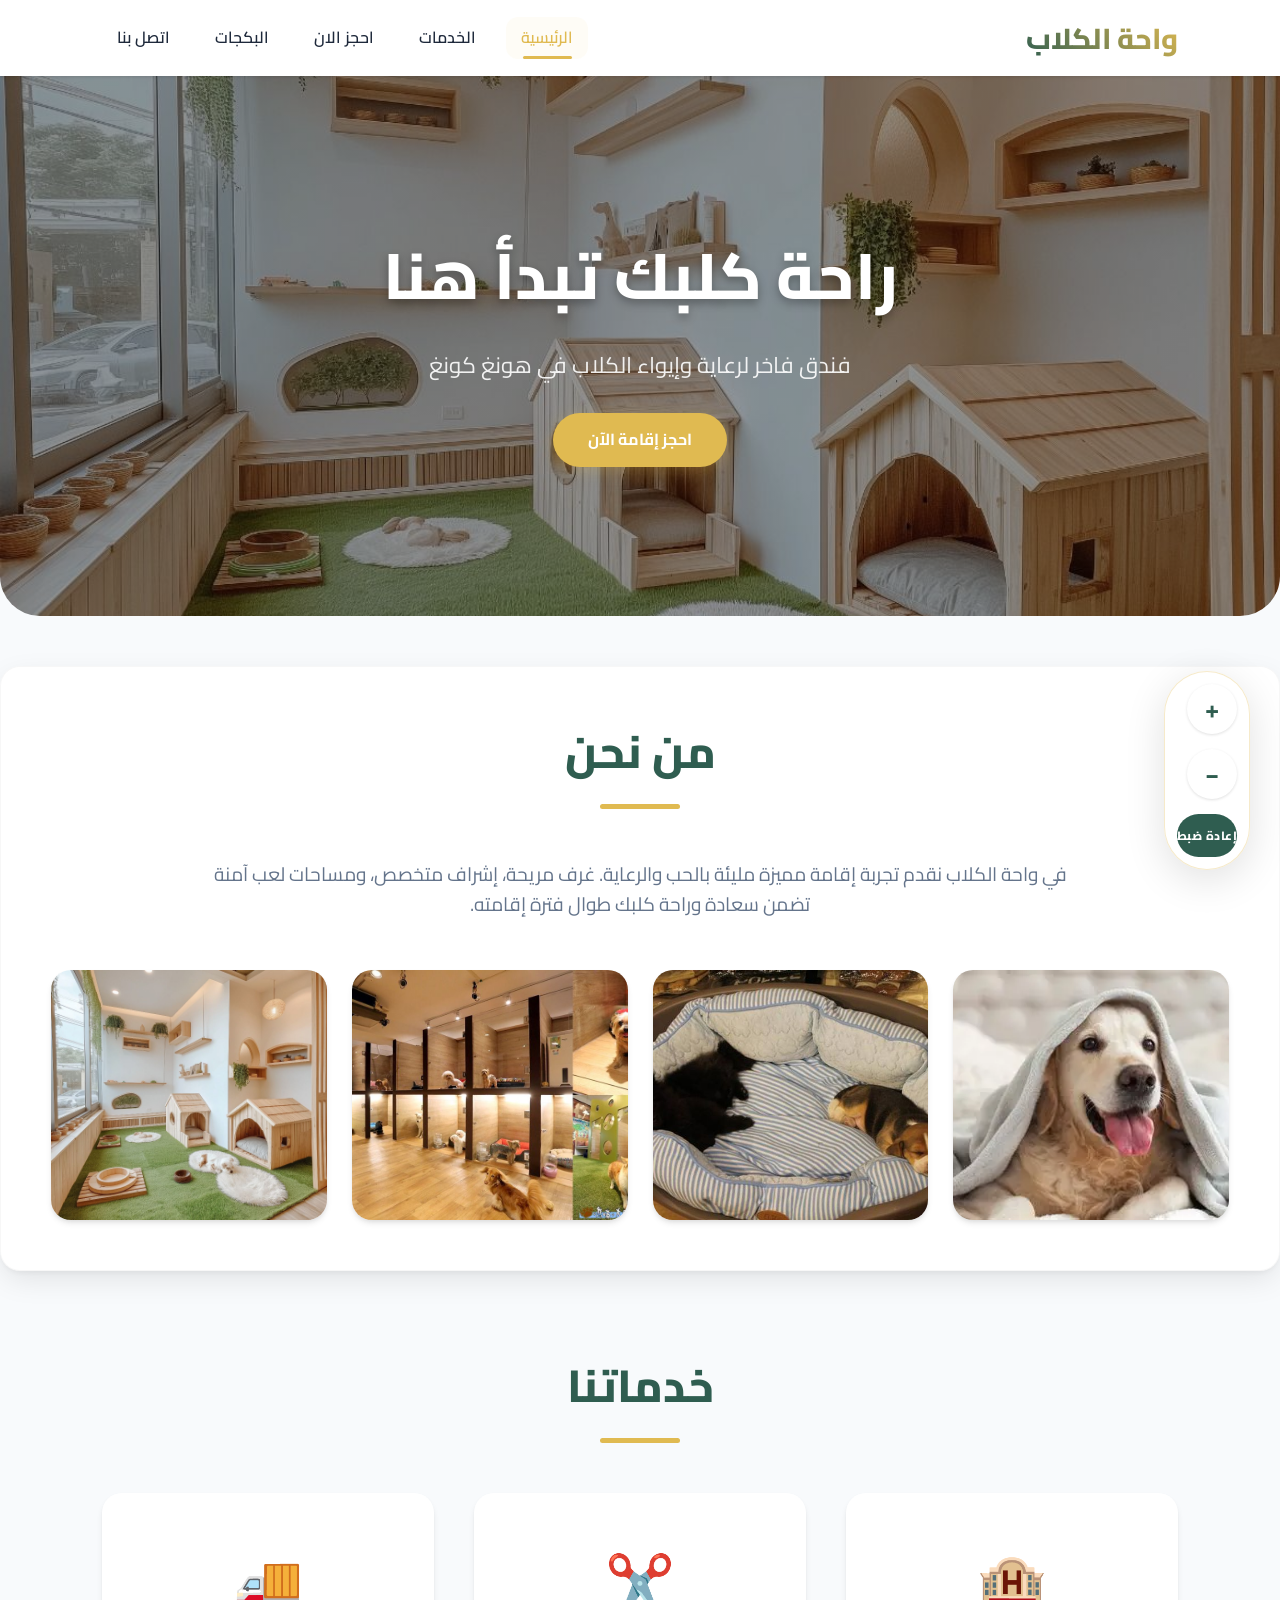
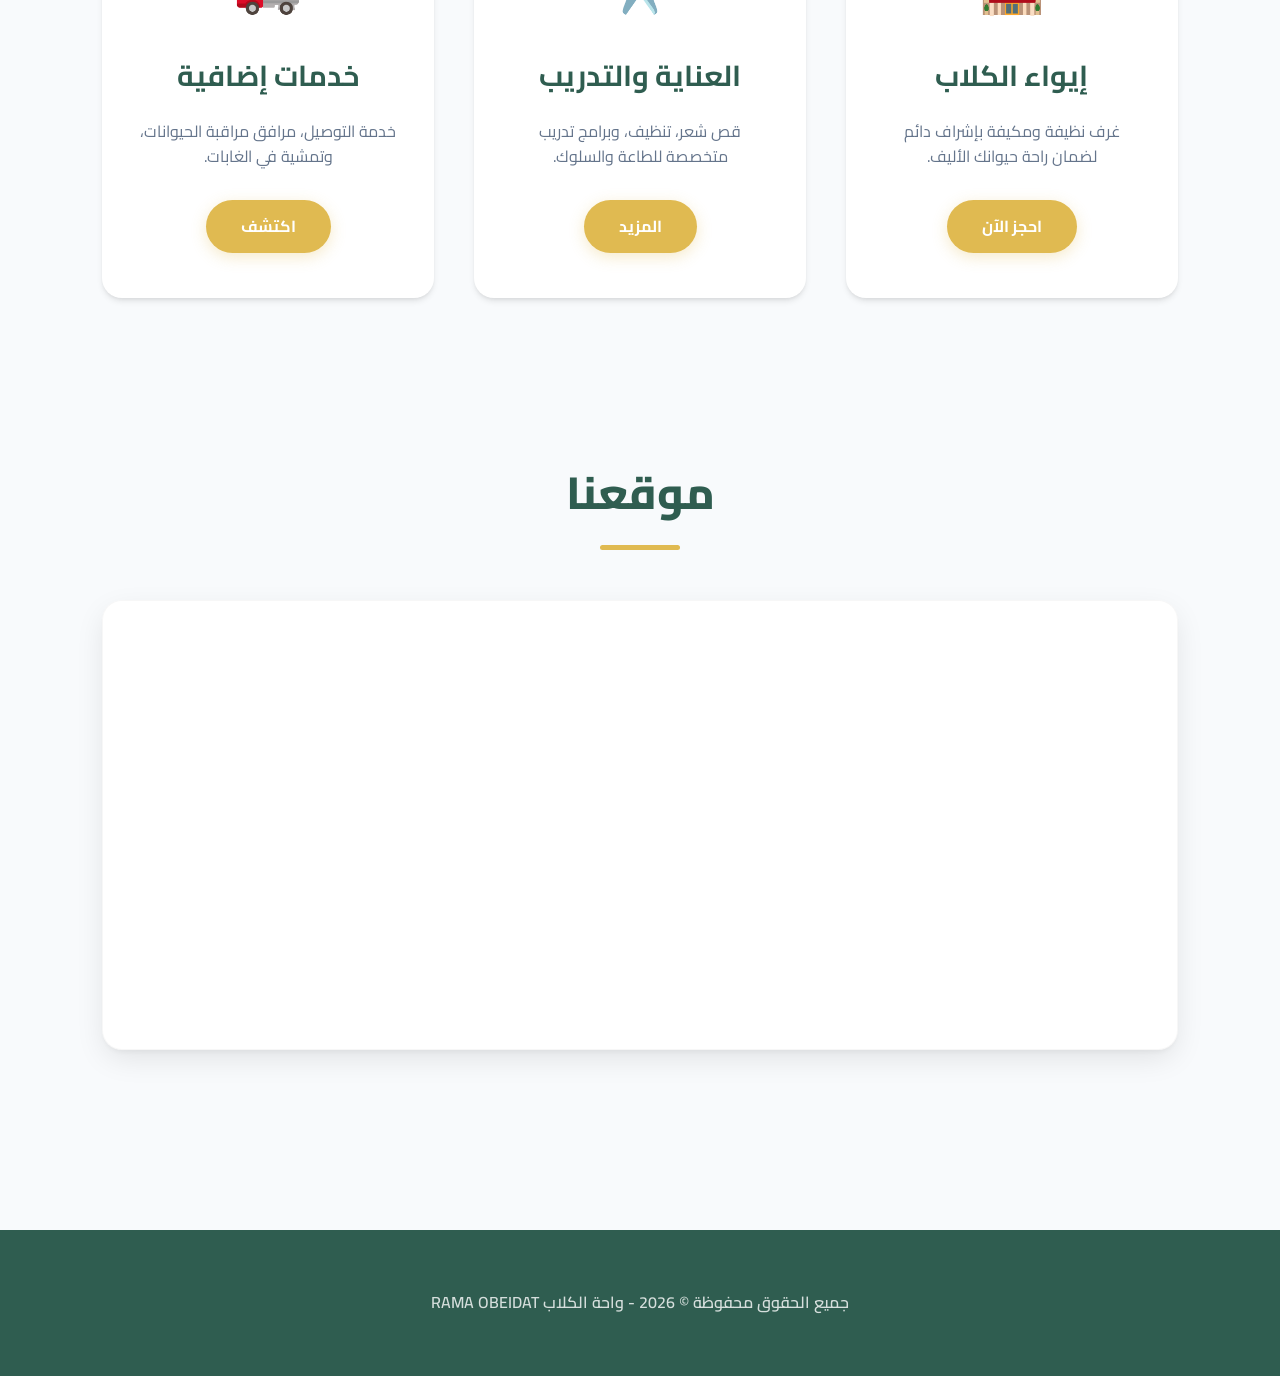
<file: index.html>
<!DOCTYPE html>
<html lang="ar" dir="rtl">
<head>
    <meta charset="UTF-8">
    <meta name="viewport" content="width=device-width, initial-scale=1.0">
    <title>واحة الكلاب - الرئيسية</title>
    <link rel="stylesheet" href="style.css">
</head>
<body>

<header>
    <a href="index.html" class="logo">واحة الكلاب</a>
    <nav>
        <a href="index.html" class="active">الرئيسية</a>
        <a href="about.html">الخدمات</a>
        <a href="room.html">احجز الان</a>
        <a href="backges.html">البكجات</a>
        <a href="booking.html">اتصل بنا</a>
    </nav>
</header>
<div class="floating-zoom-controls">
    <button type="button" class="zoom-btn plus" onclick="updateZoom('plus')" title="تكبير">+</button>
    <button type="button" class="zoom-btn minus" onclick="updateZoom('minus')" title="تصغير">−</button>
    <button type="button" class="reset-zoom-btn" onclick="resetZoom()">إعادة ضبط</button>
</div>


<section class="hero">
    <div class="hero-content">
        <h1>راحة كلبك تبدأ هنا</h1>
        <p>فندق فاخر لرعاية وإيواء الكلاب في هونغ كونغ</p>
        <a href="room.html" class="btn">احجز إقامة الآن</a>
    </div>
</section>

<section class="about">
    <h2>من نحن</h2>
    <p>
        في واحة الكلاب نقدم تجربة إقامة مميزة مليئة بالحب والرعاية.
        غرف مريحة، إشراف متخصص، ومساحات لعب آمنة تضمن سعادة وراحة كلبك طوال فترة إقامته.
    </p>
    <div class="about-content">
        <img src="صورة1.png" alt="صورة الغرفة 1">
        <img src="صورة2.png" alt="صورة الغرفة 2">
        <img src="صورة3.png" alt="صورة الغرفة 3">
        <img src="صورة4.png" alt="صورة الغرفة 4">
    </div>
</section>

<section class="services-preview">
    <h2>خدماتنا</h2>
    <div class="cards">
        <div class="card">
            <div class="card-icon">🏨</div>
            <h3>إيواء الكلاب</h3>
            <p>غرف نظيفة ومكيفة بإشراف دائم لضمان راحة حيوانك الأليف.</p>
            <a href="room.html" class="btn">احجز الآن</a>
        </div>
        <div class="card">
            <div class="card-icon">✂️</div>
            <h3>العناية والتدريب</h3>
            <p>قص شعر، تنظيف، وبرامج تدريب متخصصة للطاعة والسلوك.</p>
            <a href="about.html" class="btn">المزيد</a>
        </div>
        <div class="card">
            <div class="card-icon">🚚</div>
            <h3>خدمات إضافية</h3>
            <p>خدمة التوصيل، مرافق مراقبة الحيوانات، وتمشية في الغابات.</p>
            <a href="about.html" class="btn">اكتشف</a>
        </div>
    </div>
</section>

<section class="map-section">
    <h2>موقعنا</h2>
    <div class="contact-container" style="padding: 0; overflow: hidden; height: 450px;">
        <iframe 
            src="https://www.google.com/maps/embed?pb=!1m18!1m12!1m3!1d236162.23976800774!2d114.30420947980366!3d22.352307397025193!2m3!1f0!2f0!3f0!3m2!1i1024!2i768!4f13.1!3m3!1m2!1s0x3403ff809bf3e375%3A0x95df0b9d695e6eea!2sRamada%20Hong%20Kong%20Harbour%20View!5e0!3m2!1sar!2sjo!4v1772609925497!5m2!1sar!2sjo"
            width="100%" 
            height="100%" 
            style="border:0;" 
            allowfullscreen="" 
            loading="lazy" 
            referrerpolicy="no-referrer-when-downgrade">
        </iframe>
    </div>
</section>

<footer>
    <p>جميع الحقوق محفوظة © 2026 - واحة الكلاب RAMA OBEIDAT</p>
</footer>

<script src="Script.js"></script>
</body>
</html>
</file>
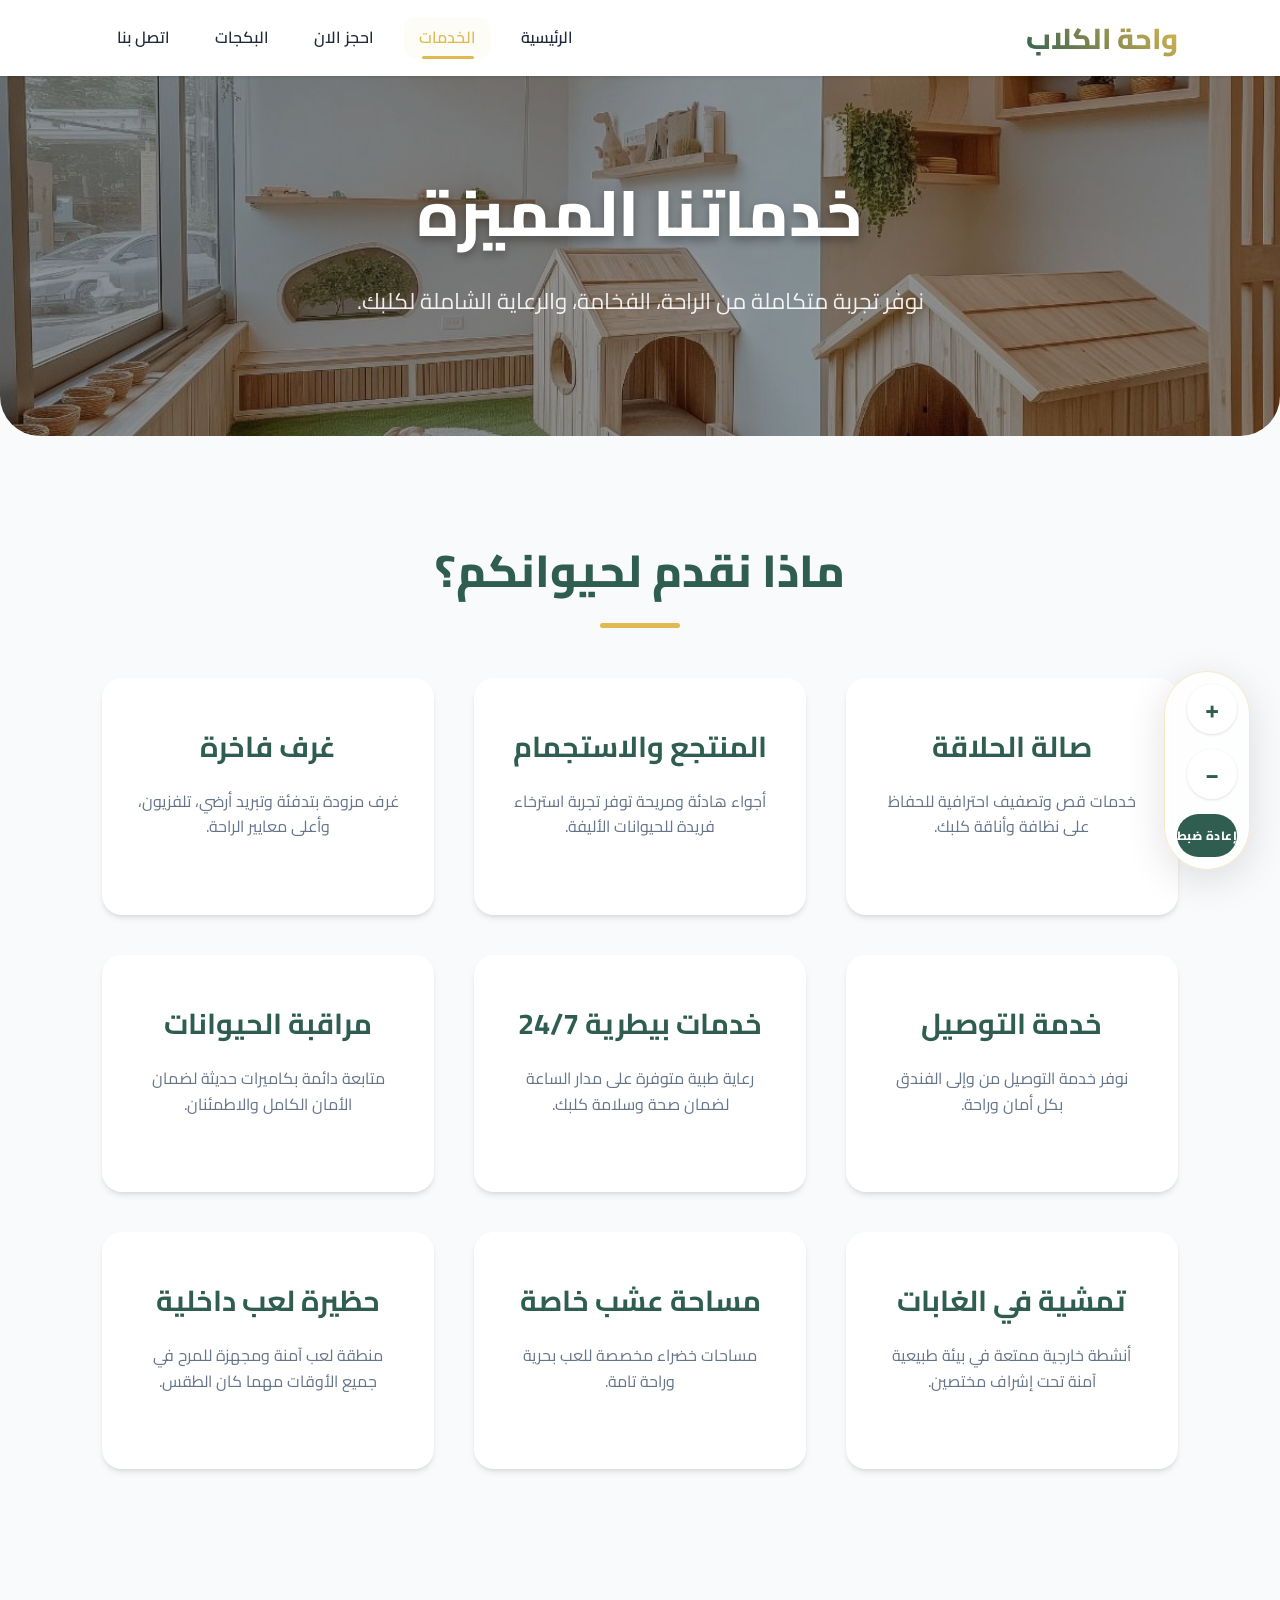
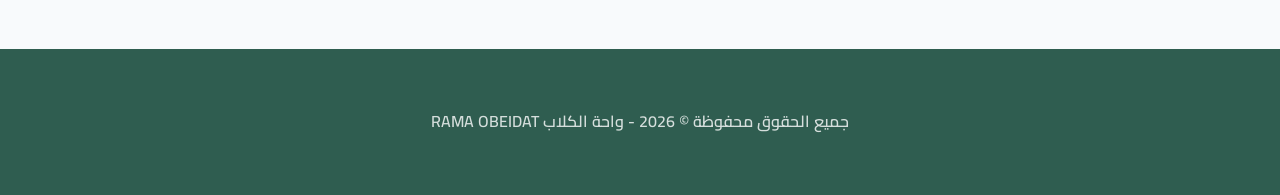
<file: about.html>
<!DOCTYPE html>
<html lang="ar" dir="rtl">
<head>
    <meta charset="UTF-8">
    <meta name="viewport" content="width=device-width, initial-scale=1.0">
    <title>الخدمات - واحة الكلاب</title>
    <link rel="stylesheet" href="style.css">
</head>
<body>

<header>
    <a href="index.html" class="logo">واحة الكلاب</a>
    <nav>
        <a href="index.html">الرئيسية</a>
        <a href="about.html" class="active">الخدمات</a>
        <a href="room.html">احجز الان</a>
        <a href="backges.html">البكجات</a>
        <a href="booking.html">اتصل بنا</a>
    </nav>
</header>
<div class="floating-zoom-controls">
    <button type="button" class="zoom-btn plus" onclick="updateZoom('plus')" title="تكبير">+</button>
    <button type="button" class="zoom-btn minus" onclick="updateZoom('minus')" title="تصغير">−</button>
    <button type="button" class="reset-zoom-btn" onclick="resetZoom()">إعادة ضبط</button>
</div>
<section class="hero" style="height: 40vh; margin-bottom: 20px;">
    <div class="hero-content">
        <h1>خدماتنا المميزة</h1>
        <p>نوفر تجربة متكاملة من الراحة، الفخامة، والرعاية الشاملة لكلبك.</p>
    </div>
</section>

<section class="services">
    <h2>ماذا نقدم لحيوانكم؟</h2>
    <div class="cards">
        <div class="card">
            <h3>صالة الحلاقة</h3>
            <p>خدمات قص وتصفيف احترافية للحفاظ على نظافة وأناقة كلبك.</p>
        </div>
        <div class="card">
            <h3>المنتجع والاستجمام</h3>
            <p>أجواء هادئة ومريحة توفر تجربة استرخاء فريدة للحيوانات الأليفة.</p>
        </div>
        <div class="card">
            <h3>غرف فاخرة</h3>
            <p>غرف مزودة بتدفئة وتبريد أرضي، تلفزيون، وأعلى معايير الراحة.</p>
        </div>
        <div class="card">
            <h3>خدمة التوصيل</h3>
            <p>نوفر خدمة التوصيل من وإلى الفندق بكل أمان وراحة.</p>
        </div>
        <div class="card">
            <h3>خدمات بيطرية 24/7</h3>
            <p>رعاية طبية متوفرة على مدار الساعة لضمان صحة وسلامة كلبك.</p>
        </div>
        <div class="card">
            <h3>مراقبة الحيوانات</h3>
            <p>متابعة دائمة بكاميرات حديثة لضمان الأمان الكامل والاطمئنان.</p>
        </div>
        <div class="card">
            <h3>تمشية في الغابات</h3>
            <p>أنشطة خارجية ممتعة في بيئة طبيعية آمنة تحت إشراف مختصين.</p>
        </div>
        <div class="card">
            <h3>مساحة عشب خاصة</h3>
            <p>مساحات خضراء مخصصة للعب بحرية وراحة تامة.</p>
        </div>
        <div class="card">
            <h3>حظيرة لعب داخلية</h3>
            <p>منطقة لعب آمنة ومجهزة للمرح في جميع الأوقات مهما كان الطقس.</p>
        </div>
    </div>
</section>

<footer>
    <p>جميع الحقوق محفوظة © 2026 - واحة الكلاب RAMA OBEIDAT</p>
</footer>

<script src="Script.js"></script>
</body>
</html>
</file>
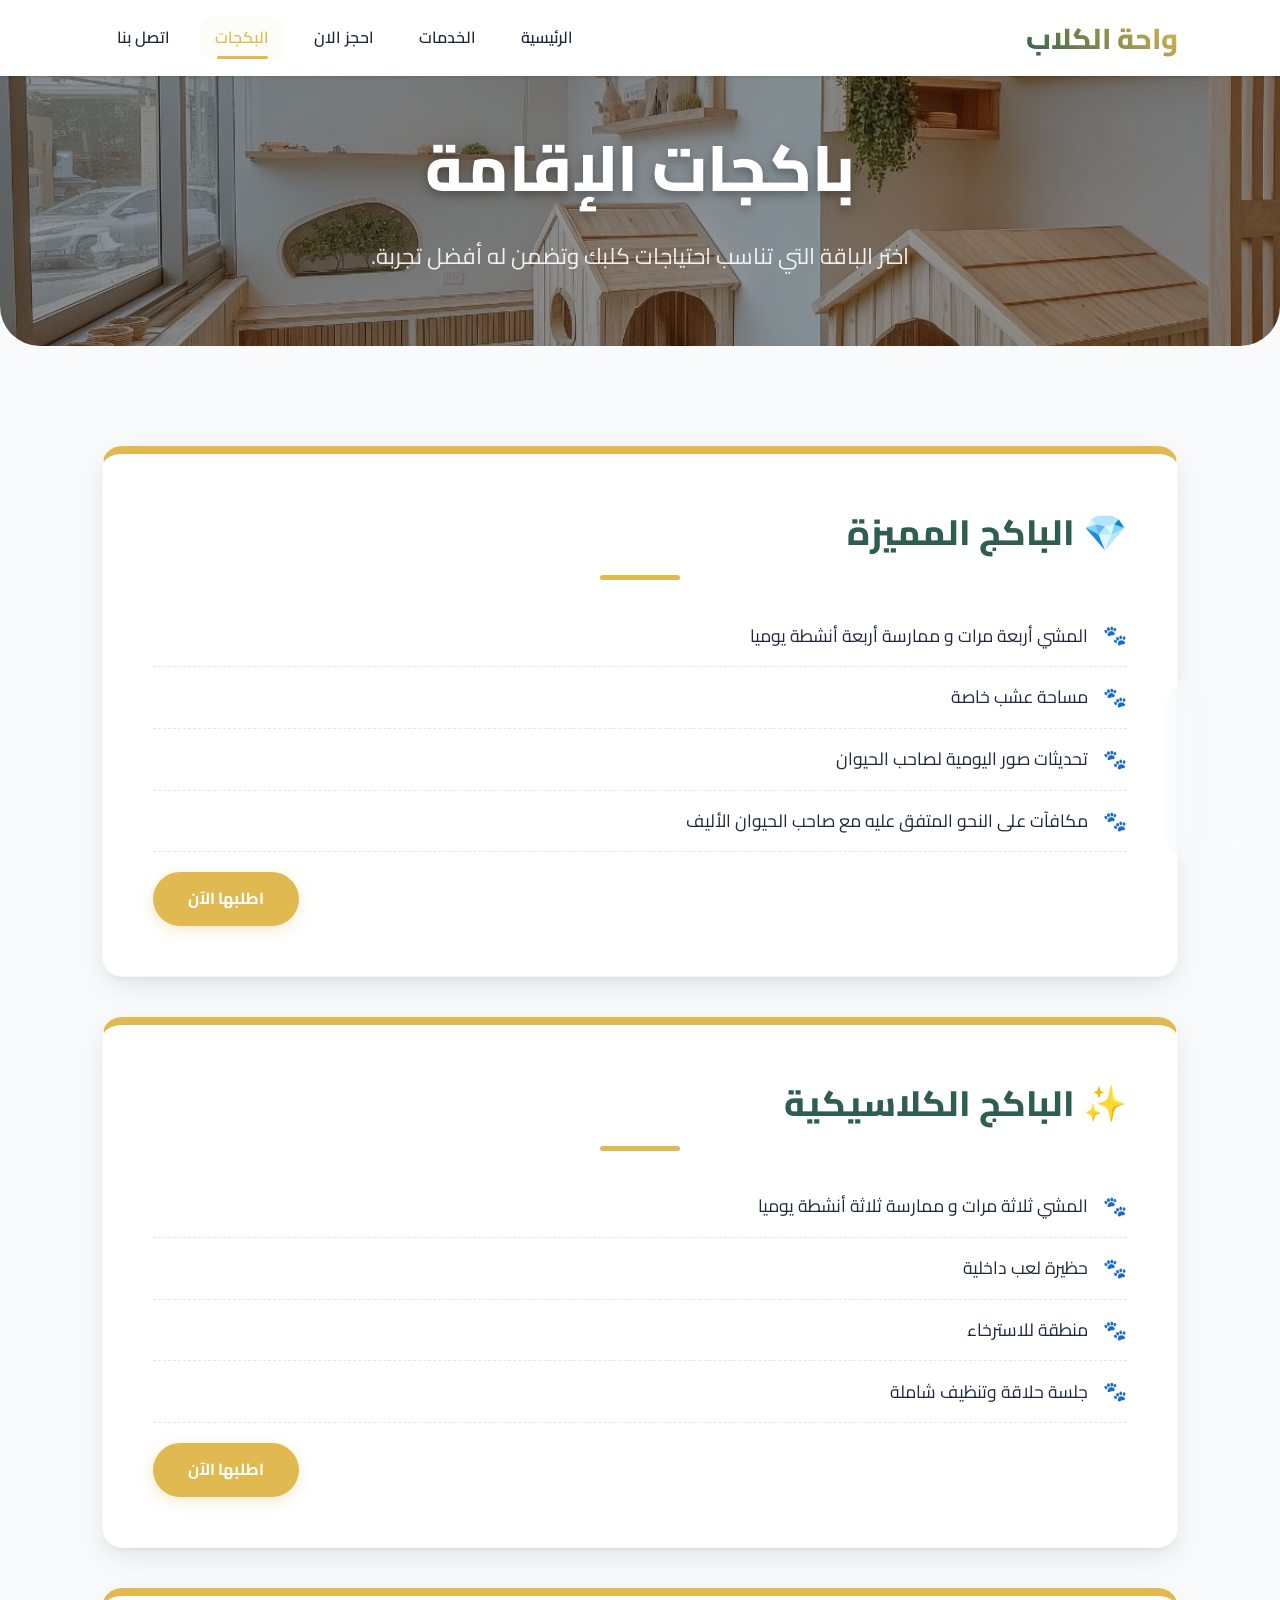
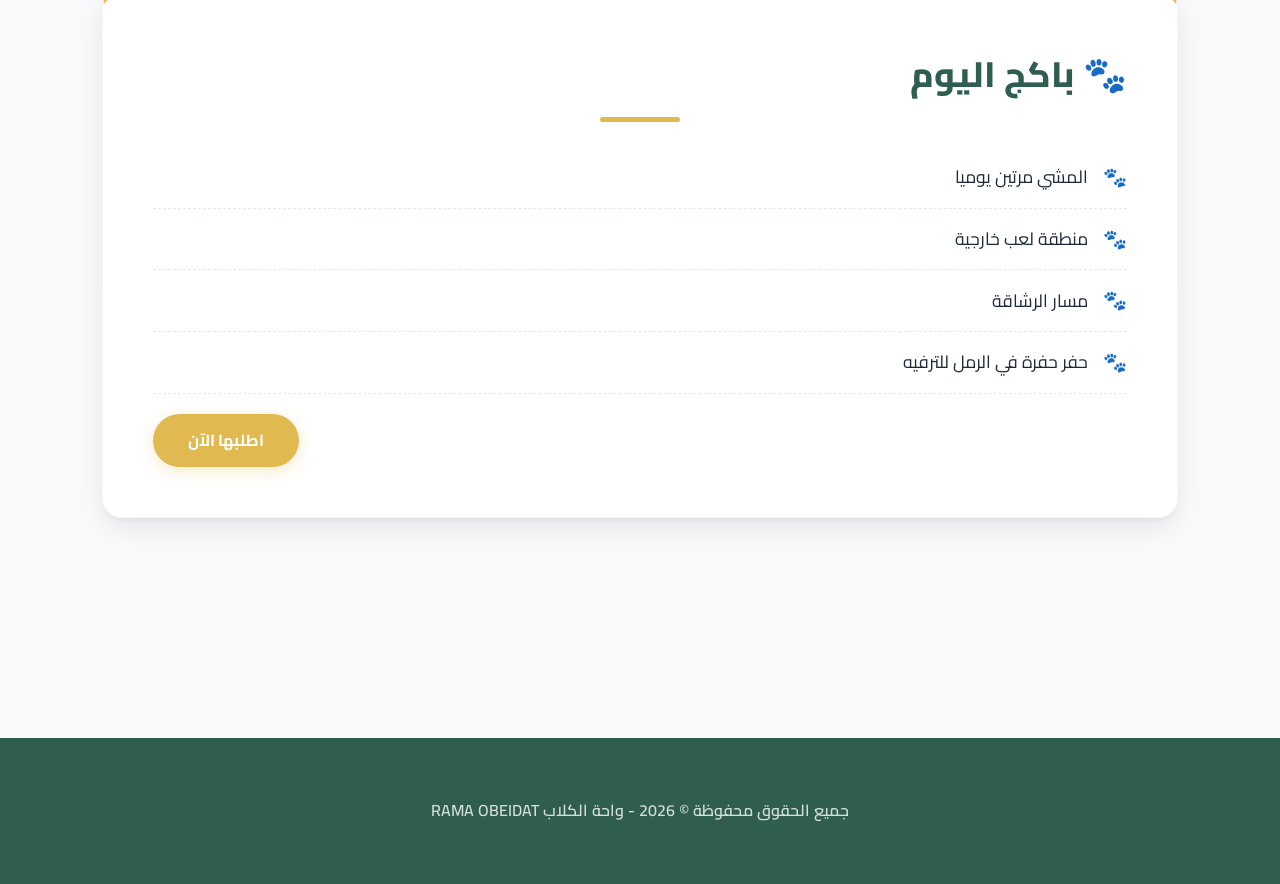
<file: backges.html>
<!DOCTYPE html>
<html lang="ar" dir="rtl">
<head>
    <meta charset="UTF-8">
    <meta name="viewport" content="width=device-width, initial-scale=1.0">
    <title>البكجات - واحة الكلاب</title>
    <link rel="stylesheet" href="style.css">
</head>
<body>

<header>
    <a href="index.html" class="logo">واحة الكلاب</a>
    <nav>
        <a href="index.html">الرئيسية</a>
        <a href="about.html">الخدمات</a>
        <a href="room.html">احجز الان</a>
        <a href="backges.html" class="active">البكجات</a>
        <a href="booking.html">اتصل بنا</a>
    </nav>
</header>
<div class="floating-zoom-controls">
    <button type="button" class="zoom-btn plus" onclick="updateZoom('plus')" title="تكبير">+</button>
    <button type="button" class="zoom-btn minus" onclick="updateZoom('minus')" title="تصغير">−</button>
    <button type="button" class="reset-zoom-btn" onclick="resetZoom()">إعادة ضبط</button>
</div>
<section class="hero" style="height: 30vh; margin-bottom: 20px;">
    <div class="hero-content">
        <h1>باكجات الإقامة</h1>
        <p>اختر الباقة التي تناسب احتياجات كلبك وتضمن له أفضل تجربة.</p>
    </div>
</section>

<section class="packages">
    <div class="package">
        <h2>💎 الباكج المميزة</h2>
        <ul>
            <li>المشي أربعة مرات و ممارسة أربعة أنشطة يوميا</li>
            <li>مساحة عشب خاصة</li>
            <li>تحديثات صور اليومية لصاحب الحيوان</li>
            <li>مكافآت على النحو المتفق عليه مع صاحب الحيوان الأليف</li>
        </ul>
        <div style="text-align: left; margin-top: 20px;">
            <a href="room.html" class="btn">اطلبها الآن</a>
        </div>
    </div>

    <div class="package">
        <h2>✨ الباكج الكلاسيكية</h2>
        <ul>
            <li>المشي ثلاثة مرات و ممارسة ثلاثة أنشطة يوميا</li>
            <li>حظيرة لعب داخلية</li>
            <li>منطقة للاسترخاء</li>
            <li>جلسة حلاقة وتنظيف شاملة</li>
        </ul>
        <div style="text-align: left; margin-top: 20px;">
            <a href="room.html" class="btn">اطلبها الآن</a>
        </div>
    </div>

    <div class="package">
        <h2>🐾 باكج اليوم</h2>
        <ul>
            <li>المشي مرتين يوميا</li>
            <li>منطقة لعب خارجية</li>
            <li>مسار الرشاقة</li>
            <li>حفر حفرة في الرمل للترفيه</li>
        </ul>
        <div style="text-align: left; margin-top: 20px;">
            <a href="room.html" class="btn">اطلبها الآن</a>
        </div>
    </div>
</section>

<footer>
    <p>جميع الحقوق محفوظة © 2026 - واحة الكلاب RAMA OBEIDAT</p>
</footer>

<script src="Script.js"></script>
</body>
</html>
</file>
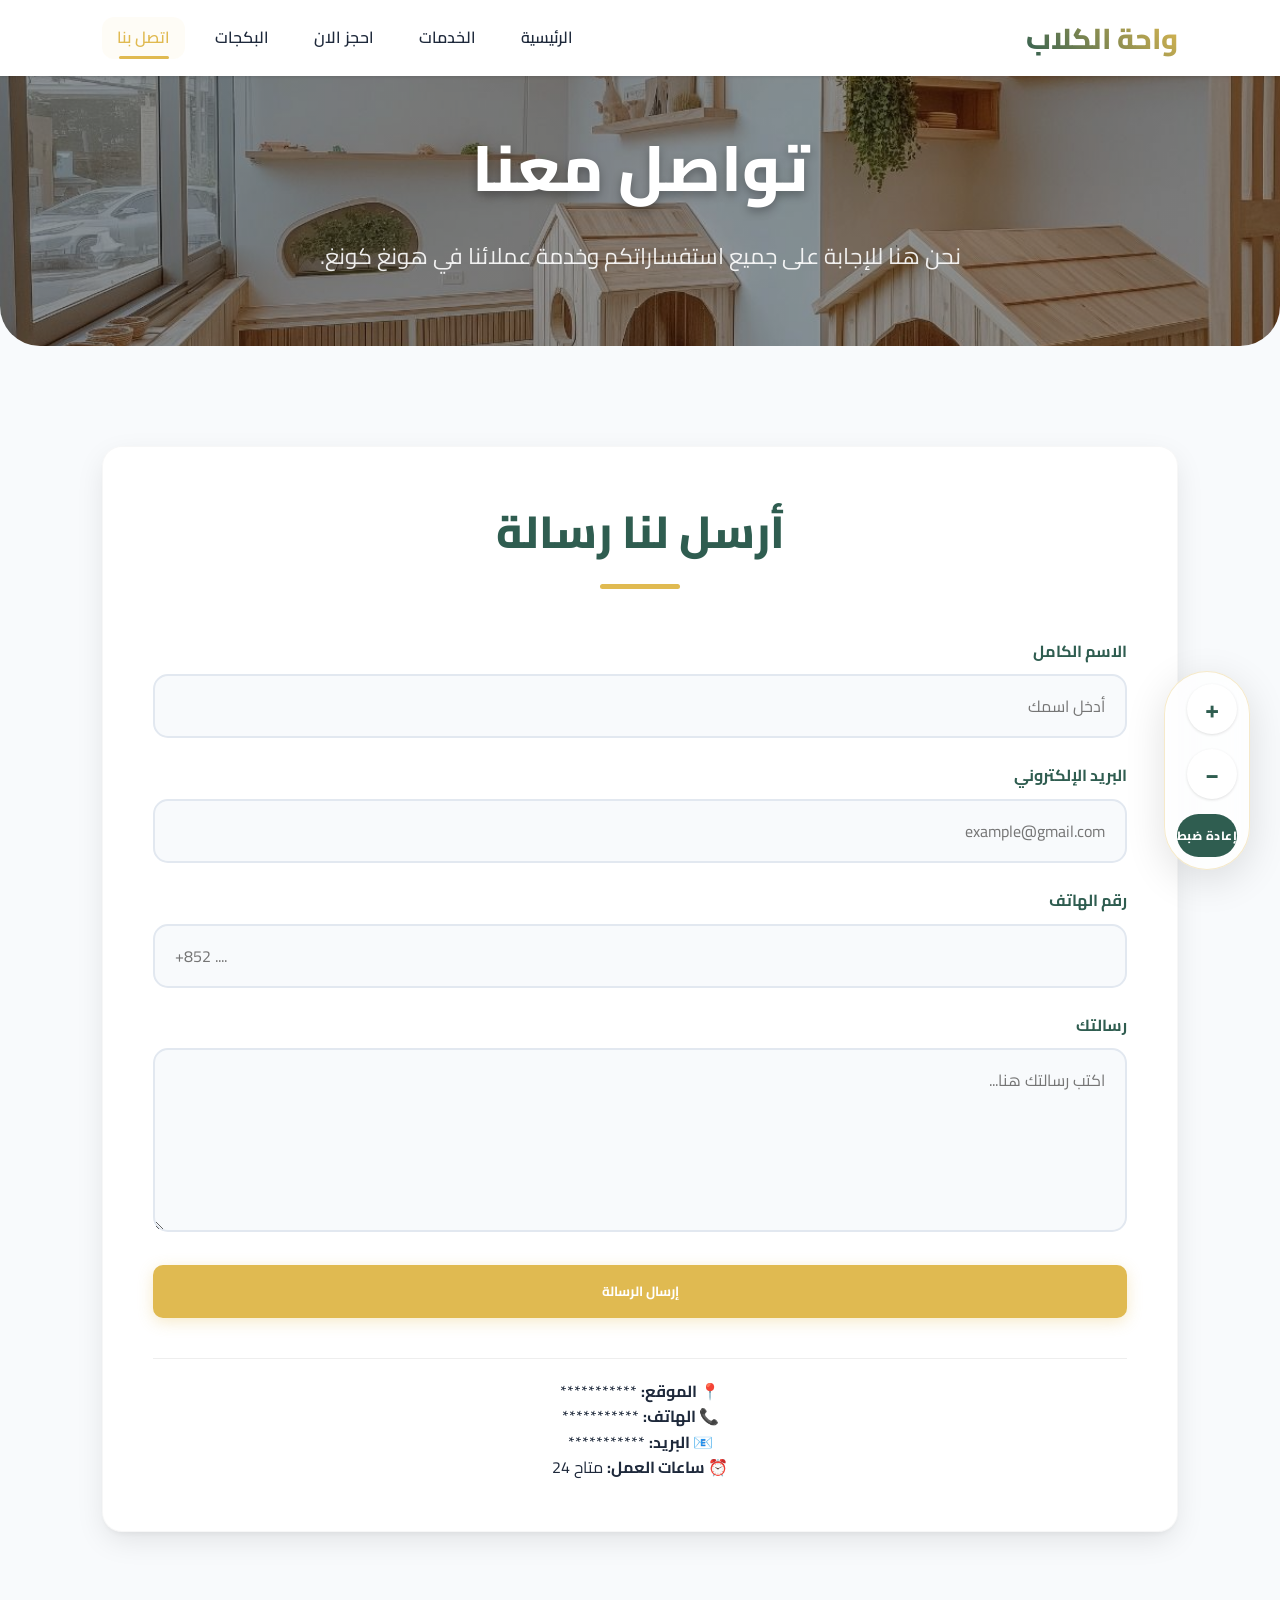
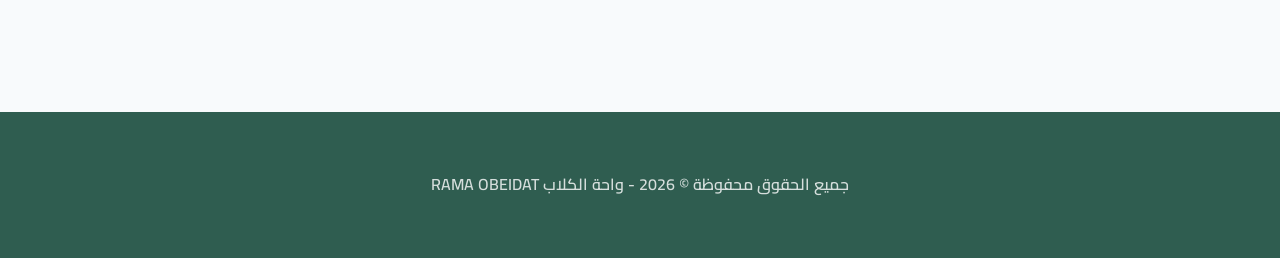
<file: booking.html>
<!DOCTYPE html>
<html lang="ar" dir="rtl">
<head>
    <meta charset="UTF-8">
    <meta name="viewport" content="width=device-width, initial-scale=1.0">
    <title>تواصل معنا - واحة الكلاب</title>
    <link rel="stylesheet" href="style.css">
</head>
<body>

<header>
    <a href="index.html" class="logo">واحة الكلاب</a>
    <nav>
        <a href="index.html">الرئيسية</a>
        <a href="about.html">الخدمات</a>
        <a href="room.html">احجز الان</a>
        <a href="backges.html">البكجات</a>
        <a href="booking.html" class="active">اتصل بنا</a>
    </nav>
</header>
<div class="floating-zoom-controls">
    <button type="button" class="zoom-btn plus" onclick="updateZoom('plus')" title="تكبير">+</button>
    <button type="button" class="zoom-btn minus" onclick="updateZoom('minus')" title="تصغير">−</button>
    <button type="button" class="reset-zoom-btn" onclick="resetZoom()">إعادة ضبط</button>
</div>
<section class="hero" style="height: 30vh; margin-bottom: 20px;">
    <div class="hero-content">
        <h1>تواصل معنا</h1>
        <p>نحن هنا للإجابة على جميع استفساراتكم وخدمة عملائنا في هونغ كونغ.</p>
    </div>
</section>

<section class="contact">
    <div class="contact-container">
        <h2>أرسل لنا رسالة</h2>
        <form>
            <div class="form-group">
                <label>الاسم الكامل</label>
                <input type="text" placeholder="أدخل اسمك" required>
            </div>

            <div class="form-group">
                <label>البريد الإلكتروني</label>
                <input type="email" placeholder="example@gmail.com" required>
            </div>

            <div class="form-group">
                <label>رقم الهاتف</label>
                <input type="tel" placeholder="+852 ....">
            </div>

            <div class="form-group">
                <label>رسالتك</label>
                <textarea rows="5" placeholder="اكتب رسالتك هنا..." required></textarea>
            </div>

            <button type="submit" class="btn" style="width: 100%; border-radius: 10px;">إرسال الرسالة</button>
        </form>

        <div style="margin-top: 40px; text-align: center; border-top: 1px solid #eee; padding-top: 20px;">
            <p><strong>📍 الموقع:</strong> *********** </p>
            <p><strong>📞 الهاتف:</strong> ***********</p>
            <p><strong>📧 البريد:</strong> ***********</p>
            <p><strong>⏰ ساعات العمل:</strong> متاح 24</p>
        </div>
    </div>
</section>

<footer>
    <p>جميع الحقوق محفوظة © 2026 - واحة الكلاب RAMA OBEIDAT</p>
</footer>

<script src="Script.js"></script>
</body>
</html>
</file>
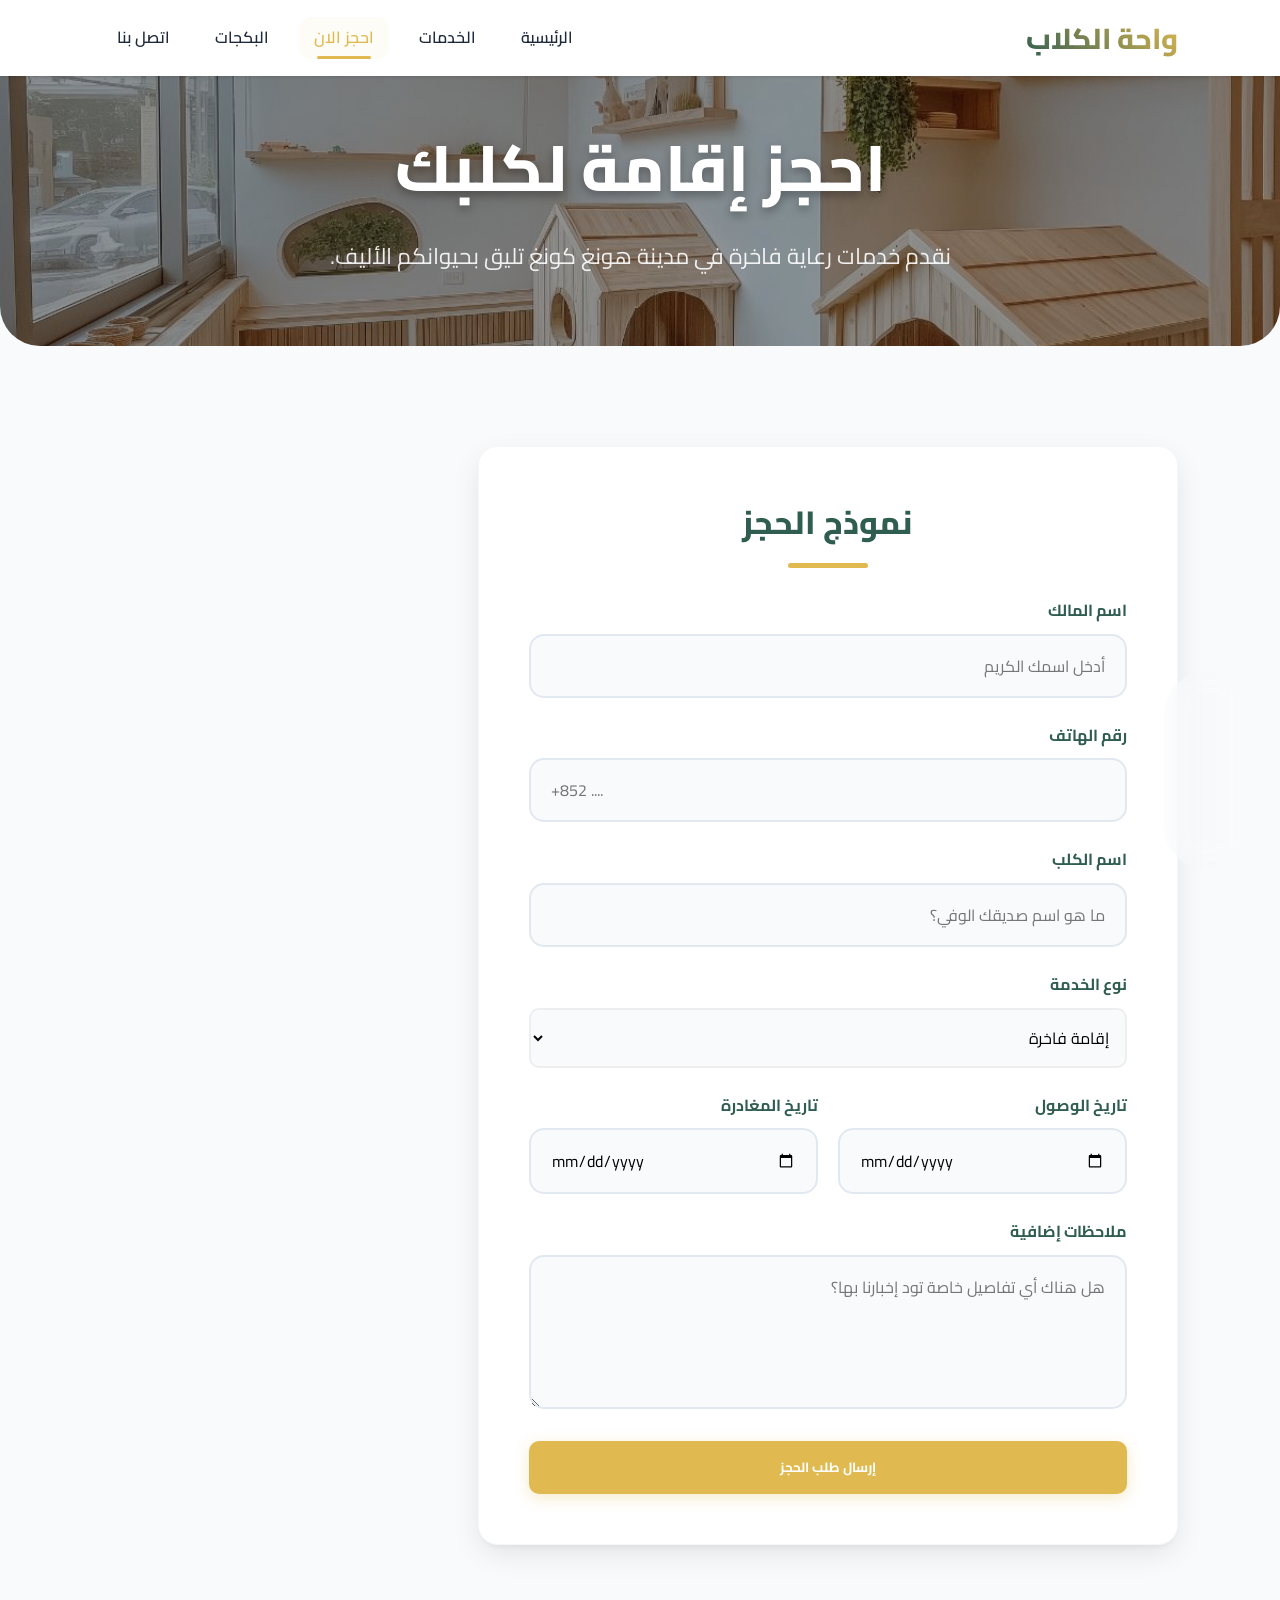
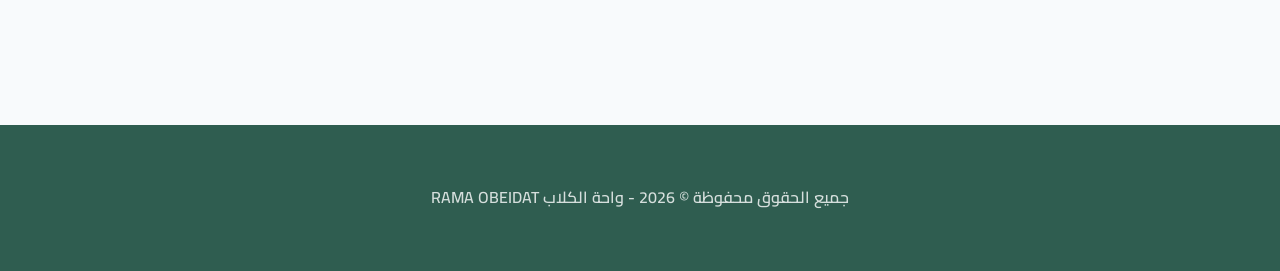
<file: room.html>
<!DOCTYPE html>
<html lang="ar" dir="rtl">
<head>
    <meta charset="UTF-8">
    <meta name="viewport" content="width=device-width, initial-scale=1.0">
    <title>احجز الآن - واحة الكلاب</title>
    <link rel="stylesheet" href="style.css">
</head>
<body>

<header>
    <a href="index.html" class="logo">واحة الكلاب</a>
    <nav>
        <a href="index.html">الرئيسية</a>
        <a href="about.html">الخدمات</a>
        <a href="room.html" class="active">احجز الان</a>
        <a href="backges.html">البكجات</a>
        <a href="booking.html">اتصل بنا</a>
    </nav>
</header>
<div class="floating-zoom-controls">
    <button type="button" class="zoom-btn plus" onclick="updateZoom('plus')" title="تكبير">+</button>
    <button type="button" class="zoom-btn minus" onclick="updateZoom('minus')" title="تصغير">−</button>
    <button type="button" class="reset-zoom-btn" onclick="resetZoom()">إعادة ضبط</button>
</div>
<section class="hero" style="height: 30vh; margin-bottom: 20px;">
    <div class="hero-content">
        <h1>احجز إقامة لكلبك</h1>
        <p>نقدم خدمات رعاية فاخرة في مدينة هونغ كونغ تليق بحيوانكم الأليف.</p>
    </div>
</section>

<section class="booking">
    <div class="contact-container" style="max-width: 700px;">
        <h2 style="font-size: 2rem; margin-bottom: 30px;">نموذج الحجز</h2>

        <form>
            <div class="form-group">
                <label>اسم المالك</label>
                <input type="text" placeholder="أدخل اسمك الكريم" required>
            </div>

            <div class="form-group">
                <label>رقم الهاتف</label>
                <input type="tel" placeholder="+852 ...." required>
            </div>

            <div class="form-group">
                <label>اسم الكلب</label>
                <input type="text" placeholder="ما هو اسم صديقك الوفي؟" required>
            </div>

            <div class="form-group">
                <label>نوع الخدمة</label>
                <select style="width: 100%; padding: 12px; border-radius: 10px; border: 2px solid #eee; font-family: inherit;">
                    <option>إقامة فاخرة</option>
                    <option>حلاقة</option>
                    <option>منتجع</option>
                    <option>رعاية بيطرية</option>
                </select>
            </div>

            <div style="display: grid; grid-template-columns: 1fr 1fr; gap: 20px;">
                <div class="form-group">
                    <label>تاريخ الوصول</label>
                    <input type="date" required>
                </div>

                <div class="form-group">
                    <label>تاريخ المغادرة</label>
                    <input type="date" required>
                </div>
            </div>

            <div class="form-group">
                <label>ملاحظات إضافية</label>
                <textarea rows="4" placeholder="هل هناك أي تفاصيل خاصة تود إخبارنا بها؟"></textarea>
            </div>

            <button type="submit" class="btn" style="width: 100%; border-radius: 10px;">إرسال طلب الحجز</button>
        </form>
    </div>
</section>

<footer>
    <p>جميع الحقوق محفوظة © 2026 - واحة الكلاب RAMA OBEIDAT</p>
</footer>

<script src="Script.js"></script>
</body>
</html>
</file>
<file: style.css>
@import url('https://fonts.googleapis.com/css2?family=Cairo:wght@300;400;600;700;800&display=swap');

:root {
    --primary-color: #e0ba51;
    --primary-light: #f5dfa2;
    --secondary-color: #2F5D50;
    --accent-color: #6eb4a0;
    --bg-color: #f8fafc;
    --card-bg: #ffffff;
    --text-color: #1e293b;
    --text-light: #64748b;
    --white: #ffffff;
    --shadow-sm: 0 1px 3px rgba(0,0,0,0.12);
    --shadow-md: 0 4px 6px -1px rgba(0,0,0,0.1), 0 2px 4px -1px rgba(0,0,0,0.06);
    --shadow-lg: 0 10px 30px -3px rgba(0,0,0,0.1), 0 4px 6px -2px rgba(0,0,0,0.05);
    --transition: all 0.4s cubic-bezier(0.4, 0, 0.2, 1);
    --border-radius: 20px;
}

* {
    margin: 0;
    padding: 0;
    box-sizing: border-box;
    font-family: 'Cairo', sans-serif;
}


html {
    scroll-behavior: smooth;
    transition: font-size 0.3s ease;
}

body {
    background-color: var(--bg-color);
    color: var(--text-color);
    line-height: 1.6;
    direction: rtl;
}



header {
    background: rgba(255, 255, 255, 0.95);
    padding: 15px 8%;
    display: flex;
    justify-content: space-between;
    align-items: center;
    box-shadow: var(--shadow-sm);
    position: sticky;
    top: 0;
    z-index: 1000;
    backdrop-filter: blur(10px);
}

.logo {
    font-size: 1.8rem;
    font-weight: 800;
    text-decoration: none;
    background: linear-gradient(45deg, var(--secondary-color), var(--primary-color));
    background-clip: text;
    -webkit-background-clip: text;
    -webkit-text-fill-color: transparent;
}

nav {
    display: flex;
    gap: 15px;
}

nav a {
    text-decoration: none;
    color: var(--text-color);
    font-weight: 600;
    padding: 8px 15px;
    border-radius: 12px;
    transition: var(--transition);
    position: relative;
}

nav a:hover, nav a.active {
    color: var(--primary-color);
    background: rgba(224, 186, 81, 0.05);
}

nav a.active::after {
    content: '';
    position: absolute;
    bottom: 0;
    left: 20%;
    right: 20%;
    height: 3px;
    background: var(--primary-color);
    border-radius: 10px;
}


.hero {
    background: linear-gradient(rgba(0,0,0,0.4), rgba(0,0,0,0.4)), url('صورة4.png');
    background-size: cover;
    background-position: center;
    background-attachment: fixed;
    height: 60vh;
    display: flex;
    align-items: center;
    justify-content: center;
    text-align: center;
    color: var(--white);
    padding: 0 20px;
    margin-bottom: 50px;
    border-radius: 0 0 40px 40px;
}

.hero-content h1 {
    font-size: 4rem;
    font-weight: 800;
    margin-bottom: 20px;
    text-shadow: 0 4px 10px rgba(0,0,0,0.3);
}

.hero-content p {
    font-size: 1.4rem;
    margin-bottom: 30px;
    opacity: 0.9;
}


.btn {
    display: inline-block;
    padding: 14px 35px;
    background-color: var(--primary-color);
    color: var(--white);
    text-decoration: none;
    border-radius: 50px;
    font-weight: 700;
    transition: var(--transition);
    border: none;
    cursor: pointer;
    box-shadow: 0 4px 15px rgba(224, 186, 81, 0.3);
}

.btn:hover {
    background-color: var(--secondary-color);
    transform: translateY(-3px);
    box-shadow: 0 8px 25px rgba(0,0,0,0.2);
}


section {
    padding: 80px 8%;
    animation: fadeInUp 0.8s ease-out forwards;
}

section h2 {
    text-align: center;
    font-size: 2.8rem;
    font-weight: 800;
    margin-bottom: 50px;
    color: var(--secondary-color);
}

section h2::after {
    content: '';
    display: block;
    width: 80px;
    height: 5px;
    background: var(--primary-color);
    margin: 15px auto;
    border-radius: 10px;
}


.about, .contact-container, .package {
    background: var(--white);
    border-radius: var(--border-radius);
    padding: 50px;
    box-shadow: var(--shadow-lg);
    border: 1px solid rgba(0,0,0,0.03);
}

.about p {
    text-align: center;
    max-width: 900px;
    margin: 0 auto 50px;
    font-size: 1.2rem;
    color: var(--text-light);
}

.about-content {
    display: grid;
    grid-template-columns: repeat(auto-fit, minmax(220px, 1fr));
    gap: 25px;
}

.about-content img {
    width: 100%;
    height: 250px;
    object-fit: cover;
    border-radius: 20px;
    transition: var(--transition);
    box-shadow: var(--shadow-md);
}

.about-content img:hover {
    transform: scale(1.03) translateY(-5px);
}


.cards {
    display: grid;
    grid-template-columns: repeat(auto-fit, minmax(300px, 1fr));
    gap: 40px;
}

.card {
    background: var(--card-bg);
    padding: 45px 35px;
    border-radius: var(--border-radius);
    box-shadow: var(--shadow-md);
    text-align: center;
    transition: var(--transition);
    display: flex;
    flex-direction: column;
    align-items: center;
}

.card:hover {
    transform: translateY(-12px);
    box-shadow: var(--shadow-lg);
    border-top: 5px solid var(--primary-color);
}

.card-icon {
    font-size: 3.5rem;
    margin-bottom: 25px;
}

.card h3 {
    font-size: 1.8rem;
    margin-bottom: 20px;
    color: var(--secondary-color);
}

.card p {
    color: var(--text-light);
    margin-bottom: 30px;
}


.package {
    margin-bottom: 40px;
    border-top: 8px solid var(--primary-color);
}

.package h2 {
    text-align: right;
    font-size: 2.2rem;
    margin-bottom: 25px;
    color: var(--secondary-color);
}

.package ul li {
    padding: 15px 0;
    border-bottom: 1px dashed #e2e8f0;
    display: flex;
    align-items: center;
    gap: 15px;
    font-size: 1.1rem;
}

.package ul li::before {
    content: '🐾';
    font-size: 1.2rem;
}


.form-group {
    margin-bottom: 25px;
}

.form-group label {
    display: block;
    margin-bottom: 10px;
    font-weight: 700;
    color: var(--secondary-color);
}

.form-group input, 
.form-group textarea,
.form-group select {
    width: 100%;
    padding: 15px 20px;
    background: #f8fafc;
    border: 2px solid #e2e8f0;
    border-radius: 15px;
    outline: none;
    transition: var(--transition);
    font-size: 1rem;
}

.form-group input:focus, 
.form-group textarea:focus {
    border-color: var(--primary-color);
    background: var(--white);
    box-shadow: 0 0 0 4px rgba(224, 186, 81, 0.1);
}


footer {
    background: var(--secondary-color);
    color: var(--white);
    text-align: center;
    padding: 60px 20px;
    margin-top: 100px;
}

footer p {
    font-weight: 600;
    opacity: 0.8;
}

/* Animations */
@keyframes fadeInUp {
    from {
        opacity: 0;
        transform: translateY(30px);
    }
    to {
        opacity: 1;
        transform: translateY(0);
    }
}

/* Responsive */
@media (max-width: 768px) {
    header {
        flex-direction: column;
        gap: 20px;
        padding: 20px;
    }
    
    .hero-content h1 {
        font-size: 2.8rem;
    }
    
    section {
        padding: 60px 5%;
    }
    
    .about, .contact-container, .package {
        padding: 30px 20px;
    }
    
    .hero {
        height: 50vh;
    }
}

/* Floating Zoom Controls */
.floating-zoom-controls {
    position: fixed;
    bottom: 30px;
    right: 30px;
    display: flex;
    flex-direction: column;
    gap: 15px;
    z-index: 10000;
    padding: 12px;
    background: rgba(255, 255, 255, 0.75);
    backdrop-filter: blur(15px);
    -webkit-backdrop-filter: blur(15px);
    border-radius: 50px;
    box-shadow: 0 10px 40px rgba(0, 0, 0, 0.12);
    border: 1px solid rgba(224, 186, 81, 0.3);
    transition: var(--transition);
}

.floating-zoom-controls:hover {
    transform: translateY(-8px);
    background: rgba(255, 255, 255, 0.95);
    box-shadow: 0 15px 50px rgba(0, 0, 0, 0.2);
}

.zoom-btn {
    width: 50px;
    height: 50px;
    border-radius: 50%;
    border: none;
    background: var(--white);
    color: var(--secondary-color);
    font-size: 1.6rem;
    font-weight: 700;
    cursor: pointer;
    box-shadow: var(--shadow-sm);
    display: flex;
    align-items: center;
    justify-content: center;
    transition: var(--transition);
    position: relative;
    z-index: 1;
    overflow: hidden;
}

.zoom-btn::after {
    content: '';
    position: absolute;
    inset: 0;
    background: linear-gradient(135deg, var(--primary-color), var(--primary-light));
    border-radius: 50%;
    z-index: -1;
    opacity: 0;
    transition: var(--transition);
}

.zoom-btn:hover {
    color: var(--white);
    transform: scale(1.15) rotate(5deg);
}

.zoom-btn:hover::after {
    opacity: 1;
}

.zoom-btn:active {
    transform: scale(0.95);
}

.reset-zoom-btn {
    font-family: 'Cairo', sans-serif;
    font-size: 0.75rem;
    font-weight: 800;
    text-transform: uppercase;
    background: var(--secondary-color);
    color: var(--white);
    padding: 10px 0;
    border-radius: 30px;
    border: none;
    cursor: pointer;
    transition: var(--transition);
    width: 100%;
    text-align: center;
    letter-spacing: 0.5px;
}

.reset-zoom-btn:hover {
    background: #c6a445; /* Slightly darker gold than primary */
    transform: scale(1.05);
    box-shadow: 0 5px 15px rgba(224, 186, 81, 0.4);
}

@media (max-width: 768px) {
    .floating-zoom-controls {
        bottom: 25px;
        right: 25px;
        padding: 10px;
        gap: 12px;
    }
    .zoom-btn {
        width: 45px;
        height: 45px;
        font-size: 1.4rem;
    }
}
</file>
